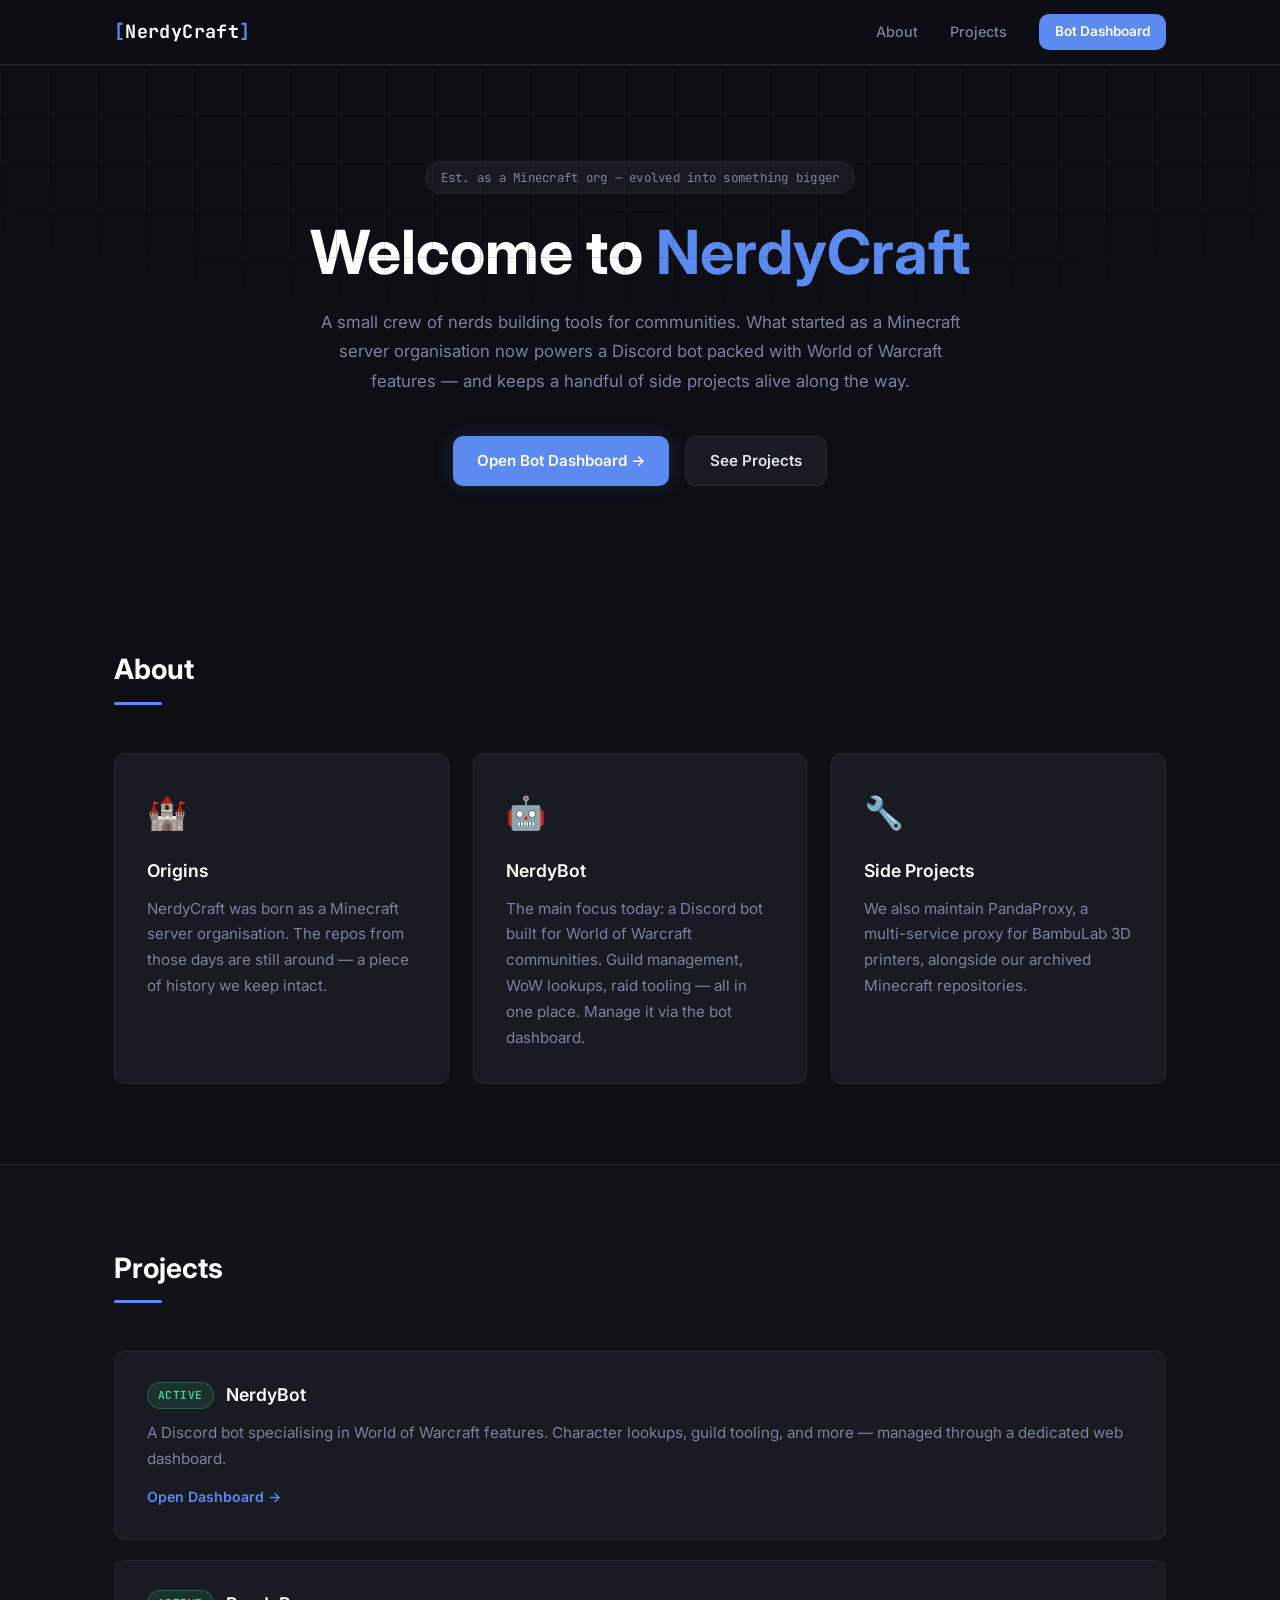
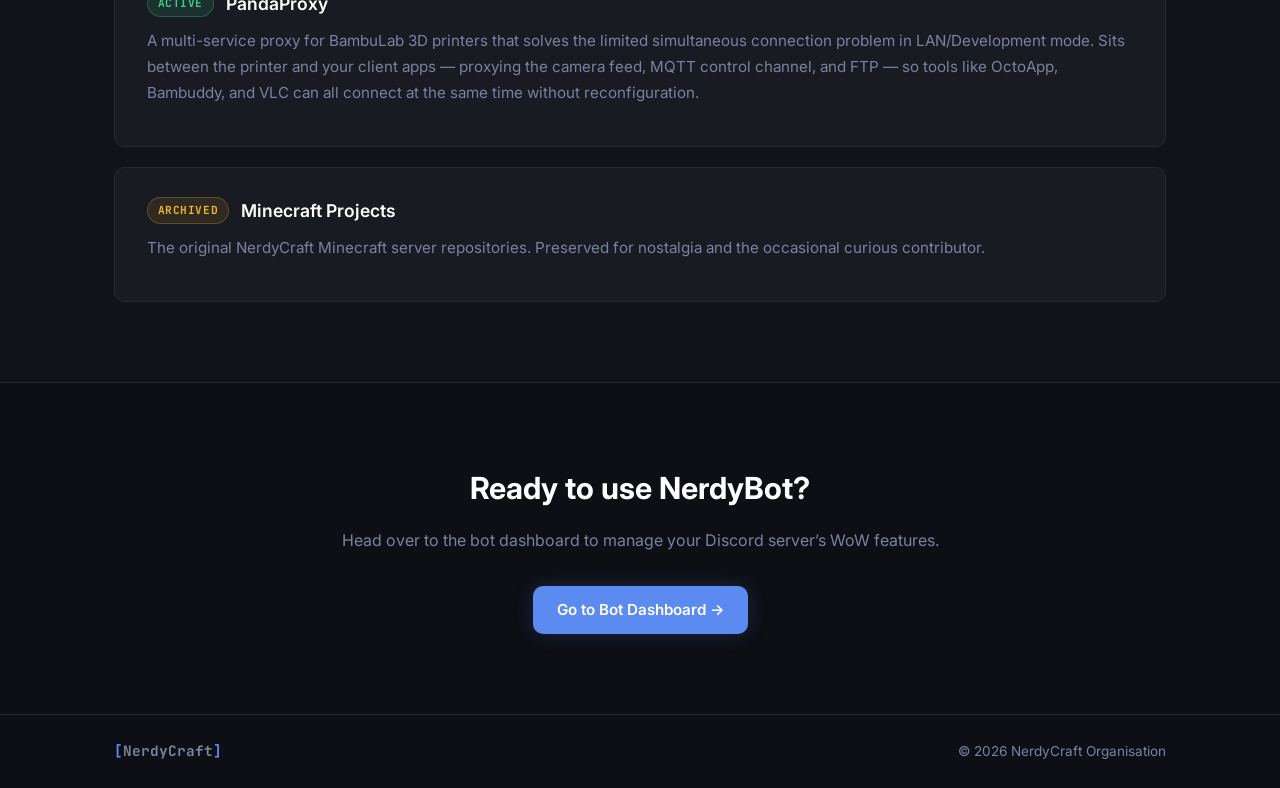
<file: index.html>
<!DOCTYPE html>
<html lang="en">
<head>
  <meta charset="UTF-8" />
  <meta name="viewport" content="width=device-width, initial-scale=1.0" />
  <title>NerdyCraft</title>
  <link rel="preconnect" href="https://fonts.googleapis.com" />
  <link rel="preconnect" href="https://fonts.gstatic.com" crossorigin />
  <link href="https://fonts.googleapis.com/css2?family=JetBrains+Mono:wght@400;700&family=Inter:wght@300;400;600;700&display=swap" rel="stylesheet" />
  <link rel="stylesheet" href="styles.css" />
</head>
<body>
  <header class="site-header">
    <div class="container">
      <div class="logo">
        <span class="logo-bracket">[</span>NerdyCraft<span class="logo-bracket">]</span>
      </div>
      <nav>
        <a href="#about">About</a>
        <a href="#projects">Projects</a>
        <a href="https://nerdybot.nerdycraft.de" class="btn-nav" target="_blank" rel="noopener noreferrer">Bot Dashboard</a>
      </nav>
    </div>
  </header>

  <main>
    <!-- Hero -->
    <section class="hero">
      <div class="container">
        <div class="hero-tag">Est. as a Minecraft org &mdash; evolved into something bigger</div>
        <h1>Welcome to <span class="highlight">NerdyCraft</span></h1>
        <p class="hero-sub">
          A small crew of nerds building tools for communities. What started as a Minecraft server
          organisation now powers a Discord bot packed with World of Warcraft features &mdash; and
          keeps a handful of side projects alive along the way.
        </p>
        <div class="hero-actions">
          <a href="https://nerdybot.nerdycraft.de" class="btn btn-primary" target="_blank" rel="noopener noreferrer">
            Open Bot Dashboard &rarr;
          </a>
          <a href="#projects" class="btn btn-secondary">See Projects</a>
        </div>
      </div>
      <div class="hero-grid-bg" aria-hidden="true"></div>
    </section>

    <!-- About -->
    <section id="about" class="section">
      <div class="container">
        <h2 class="section-title">About</h2>
        <div class="about-grid">
          <div class="about-card">
            <div class="card-icon">&#x1F3F0;</div>
            <h3>Origins</h3>
            <p>
              NerdyCraft was born as a Minecraft server organisation. The repos from those days
              are still around &mdash; a piece of history we keep intact.
            </p>
          </div>
          <div class="about-card">
            <div class="card-icon">&#x1F916;</div>
            <h3>NerdyBot</h3>
            <p>
              The main focus today: a Discord bot built for World of Warcraft communities.
              Guild management, WoW lookups, raid tooling &mdash; all in one place.
              Manage it via the bot dashboard.
            </p>
          </div>
          <div class="about-card">
            <div class="card-icon">&#x1F527;</div>
            <h3>Side Projects</h3>
            <p>
              We also maintain PandaProxy, a multi-service proxy for BambuLab 3D printers,
              alongside our archived Minecraft repositories.
            </p>
          </div>
        </div>
      </div>
    </section>

    <!-- Projects -->
    <section id="projects" class="section section-alt">
      <div class="container">
        <h2 class="section-title">Projects</h2>
        <div class="projects-list">
          <div class="project-item">
            <div class="project-header">
              <span class="project-badge badge-active">Active</span>
              <h3>NerdyBot</h3>
            </div>
            <p>
              A Discord bot specialising in World of Warcraft features. Character lookups,
              guild tooling, and more &mdash; managed through a dedicated web dashboard.
            </p>
            <a href="https://nerdybot.nerdycraft.de" class="project-link" target="_blank" rel="noopener noreferrer">
              Open Dashboard &rarr;
            </a>
          </div>

          <div class="project-item">
            <div class="project-header">
              <span class="project-badge badge-active">Active</span>
              <h3>PandaProxy</h3>
            </div>
            <p>
              A multi-service proxy for BambuLab 3D printers that solves the limited
              simultaneous connection problem in LAN/Development mode. Sits between the
              printer and your client apps &mdash; proxying the camera feed, MQTT control
              channel, and FTP &mdash; so tools like OctoApp, Bambuddy, and VLC can all
              connect at the same time without reconfiguration.
            </p>
          </div>

          <div class="project-item">
            <div class="project-header">
              <span class="project-badge badge-archived">Archived</span>
              <h3>Minecraft Projects</h3>
            </div>
            <p>
              The original NerdyCraft Minecraft server repositories. Preserved for nostalgia
              and the occasional curious contributor.
            </p>
          </div>
        </div>
      </div>
    </section>

    <!-- CTA -->
    <section class="section cta-section">
      <div class="container cta-inner">
        <h2>Ready to use NerdyBot?</h2>
        <p>Head over to the bot dashboard to manage your Discord server&rsquo;s WoW features.</p>
        <a href="https://nerdybot.nerdycraft.de" class="btn btn-primary" target="_blank" rel="noopener noreferrer">
          Go to Bot Dashboard &rarr;
        </a>
      </div>
    </section>
  </main>

  <footer class="site-footer">
    <div class="container">
      <span class="logo-small"><span class="logo-bracket">[</span>NerdyCraft<span class="logo-bracket">]</span></span>
      <span class="footer-copy">&copy; 2026 NerdyCraft Organisation</span>
    </div>
  </footer>
</body>
</html>
</file>
<file: styles.css>
/* ── Reset & base ─────────────────────────────────────────────── */
/* ── 404 ─────────────────────────────────────────────────────── */
.not-found {
  display: flex;
  flex-direction: column;
  align-items: center;
  justify-content: center;
  min-height: calc(100vh - 64px);
  text-align: center;
  padding: 4rem 1.5rem;
}

.not-found-code {
  font-family: var(--font-mono);
  font-size: clamp(5rem, 16vw, 10rem);
  font-weight: 700;
  color: var(--accent);
  line-height: 1;
  margin-bottom: 1rem;
  opacity: 0.15;
  user-select: none;
}

.not-found-title {
  font-size: clamp(1.4rem, 3vw, 2rem);
  font-weight: 700;
  color: #fff;
  margin-bottom: 1rem;
}

.not-found-sub {
  color: var(--text-muted);
  font-size: 1rem;
  max-width: 420px;
  margin-bottom: 2.5rem;
}

*, *::before, *::after {
  box-sizing: border-box;
  margin: 0;
  padding: 0;
}

:root {
  --bg:          #0d0f14;
  --bg-alt:      #111318;
  --surface:     #181b22;
  --border:      #252932;
  --accent:      #5b8af0;
  --accent-dim:  #3a5fb5;
  --accent-glow: rgba(91, 138, 240, 0.18);
  --text:        #dde3ef;
  --text-muted:  #7a82a0;
  --green:       #3ecf8e;
  --yellow:      #f0b429;
  --font-mono:   'JetBrains Mono', 'Fira Code', monospace;
  --font-sans:   'Inter', system-ui, sans-serif;
  --radius:      10px;
  --max-w:       1100px;
}

html { scroll-behavior: smooth; }

body {
  background: var(--bg);
  color: var(--text);
  font-family: var(--font-sans);
  font-size: 1rem;
  line-height: 1.7;
  min-height: 100vh;
}

a { color: var(--accent); text-decoration: none; }
a:hover { color: #fff; }

/* ── Layout ───────────────────────────────────────────────────── */
.container {
  max-width: var(--max-w);
  margin: 0 auto;
  padding: 0 1.5rem;
}

/* ── Header ───────────────────────────────────────────────────── */
.site-header {
  position: sticky;
  top: 0;
  z-index: 100;
  background: rgba(13, 15, 20, 0.85);
  backdrop-filter: blur(12px);
  border-bottom: 1px solid var(--border);
}

.site-header .container {
  display: flex;
  align-items: center;
  justify-content: space-between;
  height: 64px;
}

.logo {
  font-family: var(--font-mono);
  font-size: 1.15rem;
  font-weight: 700;
  letter-spacing: 0.02em;
  color: #fff;
}

.logo-bracket { color: var(--accent); }

nav {
  display: flex;
  align-items: center;
  gap: 2rem;
}

nav a {
  font-size: 0.9rem;
  font-weight: 500;
  color: var(--text-muted);
  transition: color 0.15s;
}

nav a:hover { color: var(--text); }

.btn-nav {
  background: var(--accent);
  color: #fff !important;
  padding: 0.4rem 1rem;
  border-radius: var(--radius);
  font-size: 0.85rem;
  font-weight: 600;
  transition: background 0.15s, transform 0.1s;
}

.btn-nav:hover {
  background: var(--accent-dim);
  transform: translateY(-1px);
}

/* ── Buttons ──────────────────────────────────────────────────── */
.btn {
  display: inline-flex;
  align-items: center;
  gap: 0.4rem;
  padding: 0.7rem 1.5rem;
  border-radius: var(--radius);
  font-size: 0.95rem;
  font-weight: 600;
  transition: background 0.15s, transform 0.1s, box-shadow 0.15s;
  cursor: pointer;
  text-decoration: none;
}

.btn:hover { transform: translateY(-2px); }

.btn-primary {
  background: var(--accent);
  color: #fff;
  box-shadow: 0 0 20px var(--accent-glow);
}

.btn-primary:hover {
  background: var(--accent-dim);
  box-shadow: 0 0 28px var(--accent-glow);
  color: #fff;
}

.btn-secondary {
  background: var(--surface);
  color: var(--text);
  border: 1px solid var(--border);
}

.btn-secondary:hover {
  background: var(--border);
  color: #fff;
}

/* ── Hero ─────────────────────────────────────────────────────── */
.hero {
  position: relative;
  padding: 6rem 0 5rem;
  overflow: hidden;
  text-align: center;
}

.hero-grid-bg {
  position: absolute;
  inset: 0;
  background-image:
    linear-gradient(var(--border) 1px, transparent 1px),
    linear-gradient(90deg, var(--border) 1px, transparent 1px);
  background-size: 48px 48px;
  opacity: 0.3;
  pointer-events: none;
  mask-image: radial-gradient(ellipse 80% 60% at 50% 0%, black 40%, transparent 100%);
}

.hero-tag {
  display: inline-block;
  font-family: var(--font-mono);
  font-size: 0.78rem;
  color: var(--text-muted);
  background: var(--surface);
  border: 1px solid var(--border);
  border-radius: 999px;
  padding: 0.3rem 0.9rem;
  margin-bottom: 1.5rem;
  letter-spacing: 0.02em;
}

.hero h1 {
  font-size: clamp(2.4rem, 5vw, 3.8rem);
  font-weight: 700;
  line-height: 1.15;
  margin-bottom: 1.25rem;
  color: #fff;
}

.highlight {
  color: var(--accent);
  position: relative;
}

.hero-sub {
  max-width: 640px;
  margin: 0 auto 2.5rem;
  color: var(--text-muted);
  font-size: 1.05rem;
  line-height: 1.75;
}

.hero-actions {
  display: flex;
  gap: 1rem;
  justify-content: center;
  flex-wrap: wrap;
}

/* ── Sections ─────────────────────────────────────────────────── */
.section {
  padding: 5rem 0;
}

.section-alt {
  background: var(--bg-alt);
  border-top: 1px solid var(--border);
  border-bottom: 1px solid var(--border);
}

.section-title {
  font-size: 1.75rem;
  font-weight: 700;
  color: #fff;
  margin-bottom: 3rem;
  position: relative;
  display: inline-block;
}

.section-title::after {
  content: '';
  display: block;
  margin-top: 0.5rem;
  height: 3px;
  width: 48px;
  background: var(--accent);
  border-radius: 2px;
}

/* ── About cards ──────────────────────────────────────────────── */
.about-grid {
  display: grid;
  grid-template-columns: repeat(auto-fit, minmax(280px, 1fr));
  gap: 1.5rem;
}

.about-card {
  background: var(--surface);
  border: 1px solid var(--border);
  border-radius: var(--radius);
  padding: 2rem;
  transition: border-color 0.2s, transform 0.2s;
}

.about-card:hover {
  border-color: var(--accent);
  transform: translateY(-3px);
}

.card-icon {
  font-size: 2rem;
  margin-bottom: 1rem;
}

.about-card h3 {
  font-size: 1.1rem;
  font-weight: 600;
  color: #fff;
  margin-bottom: 0.6rem;
}

.about-card p {
  color: var(--text-muted);
  font-size: 0.95rem;
}

/* ── Projects ─────────────────────────────────────────────────── */
.projects-list {
  display: flex;
  flex-direction: column;
  gap: 1.25rem;
}

.project-item {
  background: var(--surface);
  border: 1px solid var(--border);
  border-radius: var(--radius);
  padding: 1.75rem 2rem;
  transition: border-color 0.2s;
}

.project-item:hover { border-color: var(--accent); }

.project-header {
  display: flex;
  align-items: center;
  gap: 0.75rem;
  margin-bottom: 0.6rem;
}

.project-header h3 {
  font-size: 1.1rem;
  font-weight: 600;
  color: #fff;
}

.project-badge {
  font-family: var(--font-mono);
  font-size: 0.7rem;
  font-weight: 700;
  padding: 0.2rem 0.6rem;
  border-radius: 999px;
  letter-spacing: 0.05em;
  text-transform: uppercase;
}

.badge-active {
  background: rgba(62, 207, 142, 0.12);
  color: var(--green);
  border: 1px solid rgba(62, 207, 142, 0.3);
}

.badge-archived {
  background: rgba(240, 180, 41, 0.1);
  color: var(--yellow);
  border: 1px solid rgba(240, 180, 41, 0.25);
}

.project-item p {
  color: var(--text-muted);
  font-size: 0.95rem;
  margin-bottom: 0.75rem;
}

.project-link {
  font-size: 0.88rem;
  font-weight: 600;
  color: var(--accent);
  transition: color 0.15s;
}

.project-link:hover { color: #fff; }

/* ── CTA ──────────────────────────────────────────────────────── */
.cta-section {
  text-align: center;
}

.cta-inner h2 {
  font-size: 1.9rem;
  font-weight: 700;
  color: #fff;
  margin-bottom: 0.75rem;
}

.cta-inner p {
  color: var(--text-muted);
  margin-bottom: 2rem;
}

/* ── Footer ───────────────────────────────────────────────────── */
.site-footer {
  border-top: 1px solid var(--border);
  padding: 1.5rem 0;
  background: var(--bg);
}

.site-footer .container {
  display: flex;
  align-items: center;
  justify-content: space-between;
  flex-wrap: wrap;
  gap: 0.5rem;
}

.logo-small {
  font-family: var(--font-mono);
  font-size: 0.9rem;
  font-weight: 700;
  color: var(--text-muted);
}

.footer-copy {
  font-size: 0.85rem;
  color: var(--text-muted);
}

/* ── Responsive ───────────────────────────────────────────────── */
@media (max-width: 600px) {
  nav { gap: 1rem; }
  nav a:not(.btn-nav) { display: none; }
  .hero { padding: 4rem 0 3.5rem; }
}
</file>
